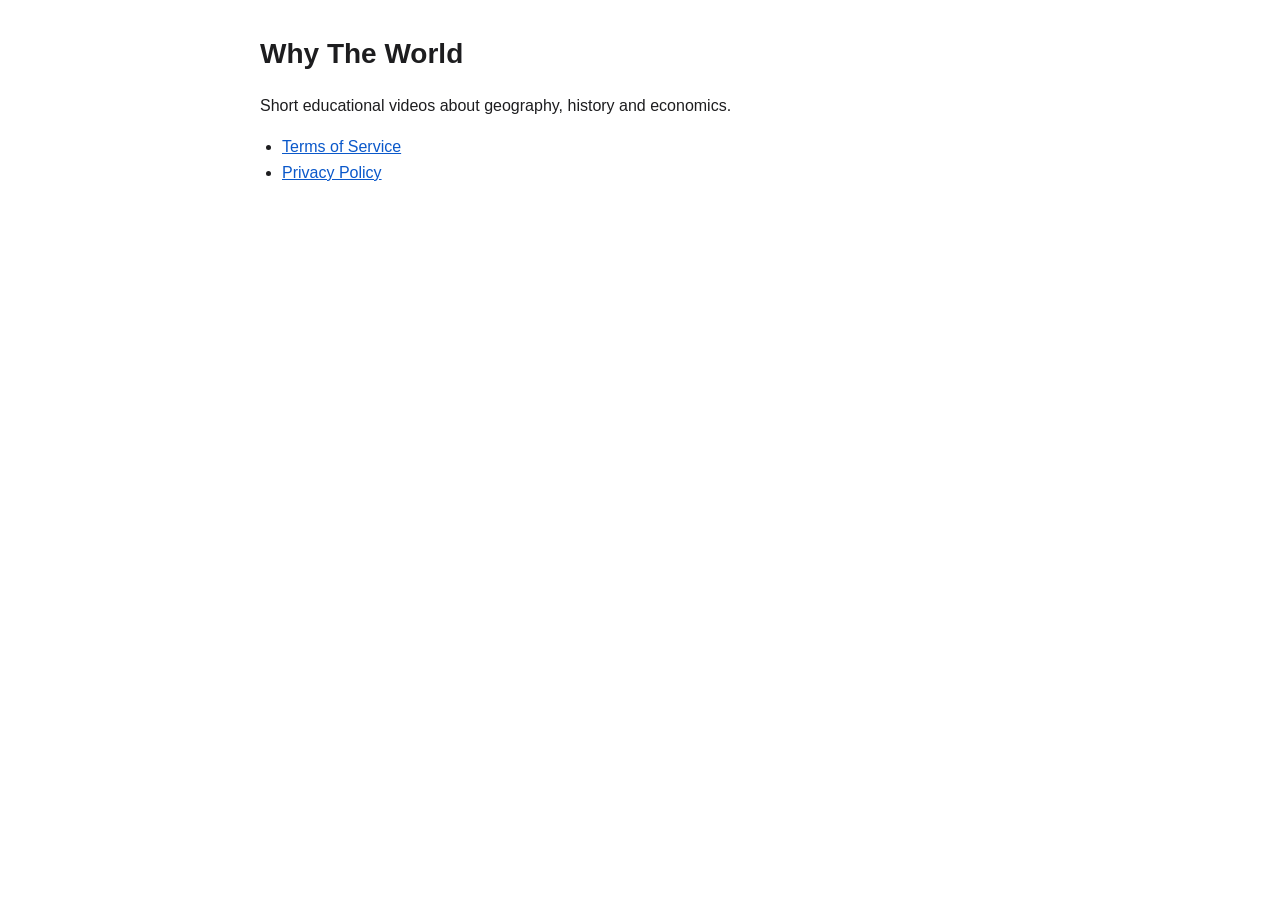
<file: index.html>
<!doctype html><html lang="en"><head><meta charset="utf-8"><meta name="viewport" content="width=device-width,initial-scale=1">
<title>Why The World</title><link rel="stylesheet" href="style.css"></head><body>
<h1>Why The World</h1>
<p>Short educational videos about geography, history and economics.</p>
<ul><li><a href="terms.html">Terms of Service</a></li><li><a href="privacy.html">Privacy Policy</a></li></ul>
</body></html>
</file>
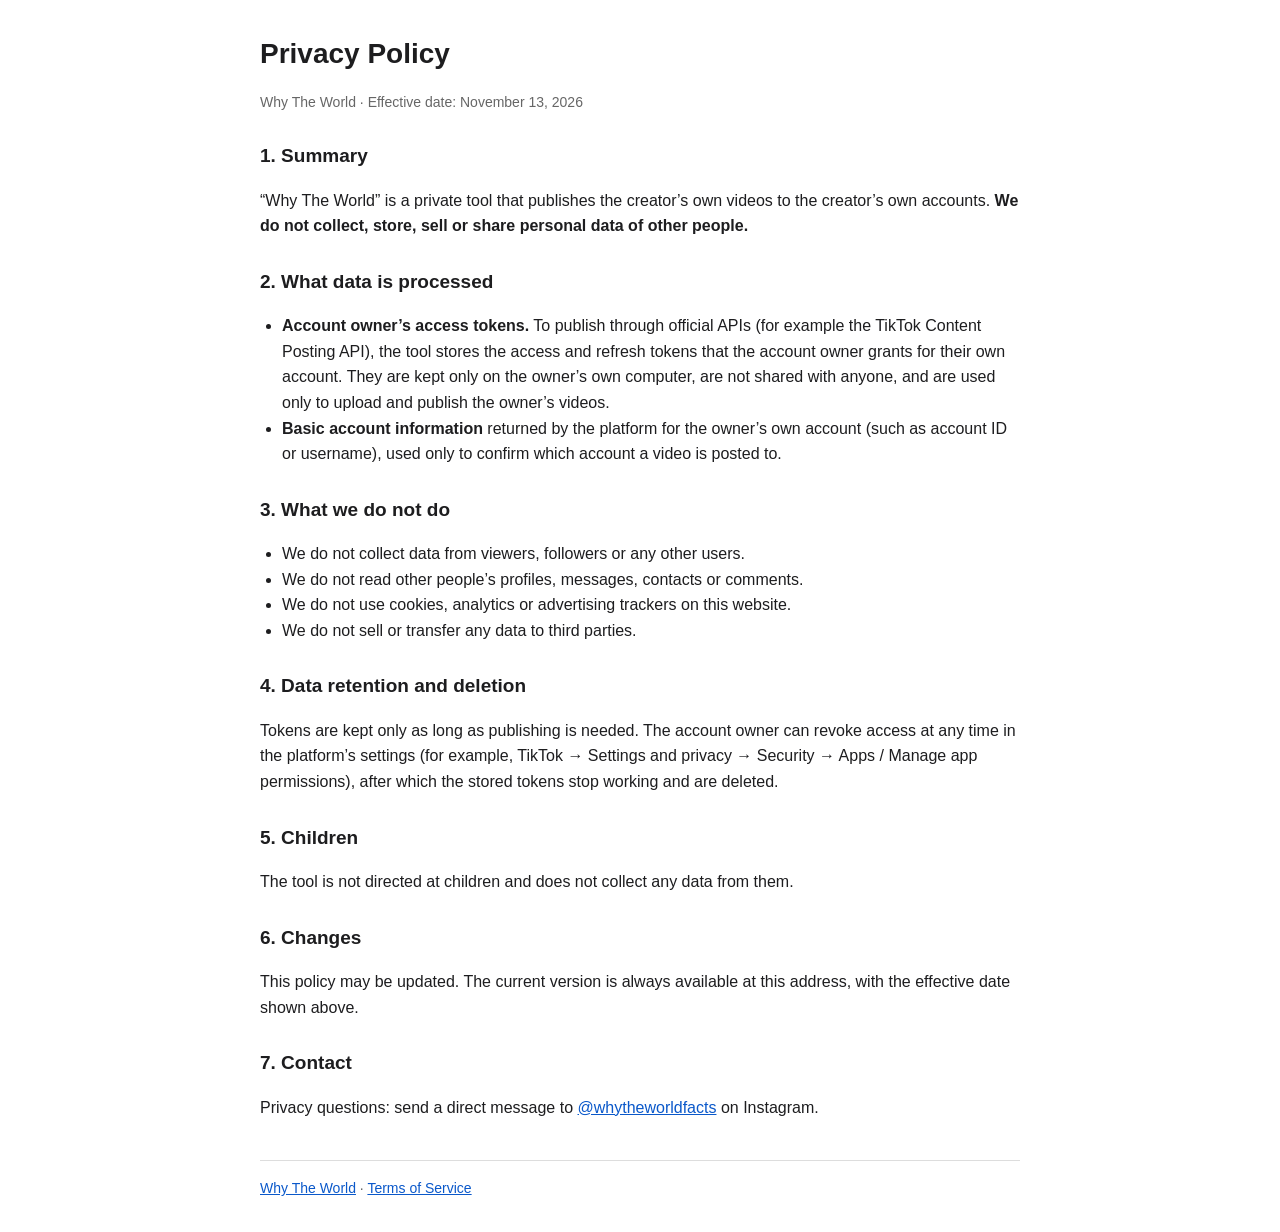
<file: privacy.html>
<!doctype html><html lang="en"><head><meta charset="utf-8"><meta name="viewport" content="width=device-width,initial-scale=1">
<title>Privacy Policy — Why The World</title><link rel="stylesheet" href="style.css"></head><body>
<h1>Privacy Policy</h1>
<p class="muted">Why The World · Effective date: November 13, 2026</p>

<h2>1. Summary</h2>
<p>“Why The World” is a private tool that publishes the creator’s own videos to the creator’s own accounts. <strong>We do not collect, store, sell or share personal data of other people.</strong></p>

<h2>2. What data is processed</h2>
<ul>
<li><strong>Account owner’s access tokens.</strong> To publish through official APIs (for example the TikTok Content Posting API), the tool stores the access and refresh tokens that the account owner grants for their own account. They are kept only on the owner’s own computer, are not shared with anyone, and are used only to upload and publish the owner’s videos.</li>
<li><strong>Basic account information</strong> returned by the platform for the owner’s own account (such as account ID or username), used only to confirm which account a video is posted to.</li>
</ul>

<h2>3. What we do not do</h2>
<ul>
<li>We do not collect data from viewers, followers or any other users.</li>
<li>We do not read other people’s profiles, messages, contacts or comments.</li>
<li>We do not use cookies, analytics or advertising trackers on this website.</li>
<li>We do not sell or transfer any data to third parties.</li>
</ul>

<h2>4. Data retention and deletion</h2>
<p>Tokens are kept only as long as publishing is needed. The account owner can revoke access at any time in the platform’s settings (for example, TikTok → Settings and privacy → Security → Apps / Manage app permissions), after which the stored tokens stop working and are deleted.</p>

<h2>5. Children</h2>
<p>The tool is not directed at children and does not collect any data from them.</p>

<h2>6. Changes</h2>
<p>This policy may be updated. The current version is always available at this address, with the effective date shown above.</p>

<h2>7. Contact</h2>
<p>Privacy questions: send a direct message to <a href="https://www.instagram.com/whytheworldfacts/">@whytheworldfacts</a> on Instagram.</p>

<footer><a href="index.html">Why The World</a> · <a href="terms.html">Terms of Service</a></footer>
</body></html>
</file>
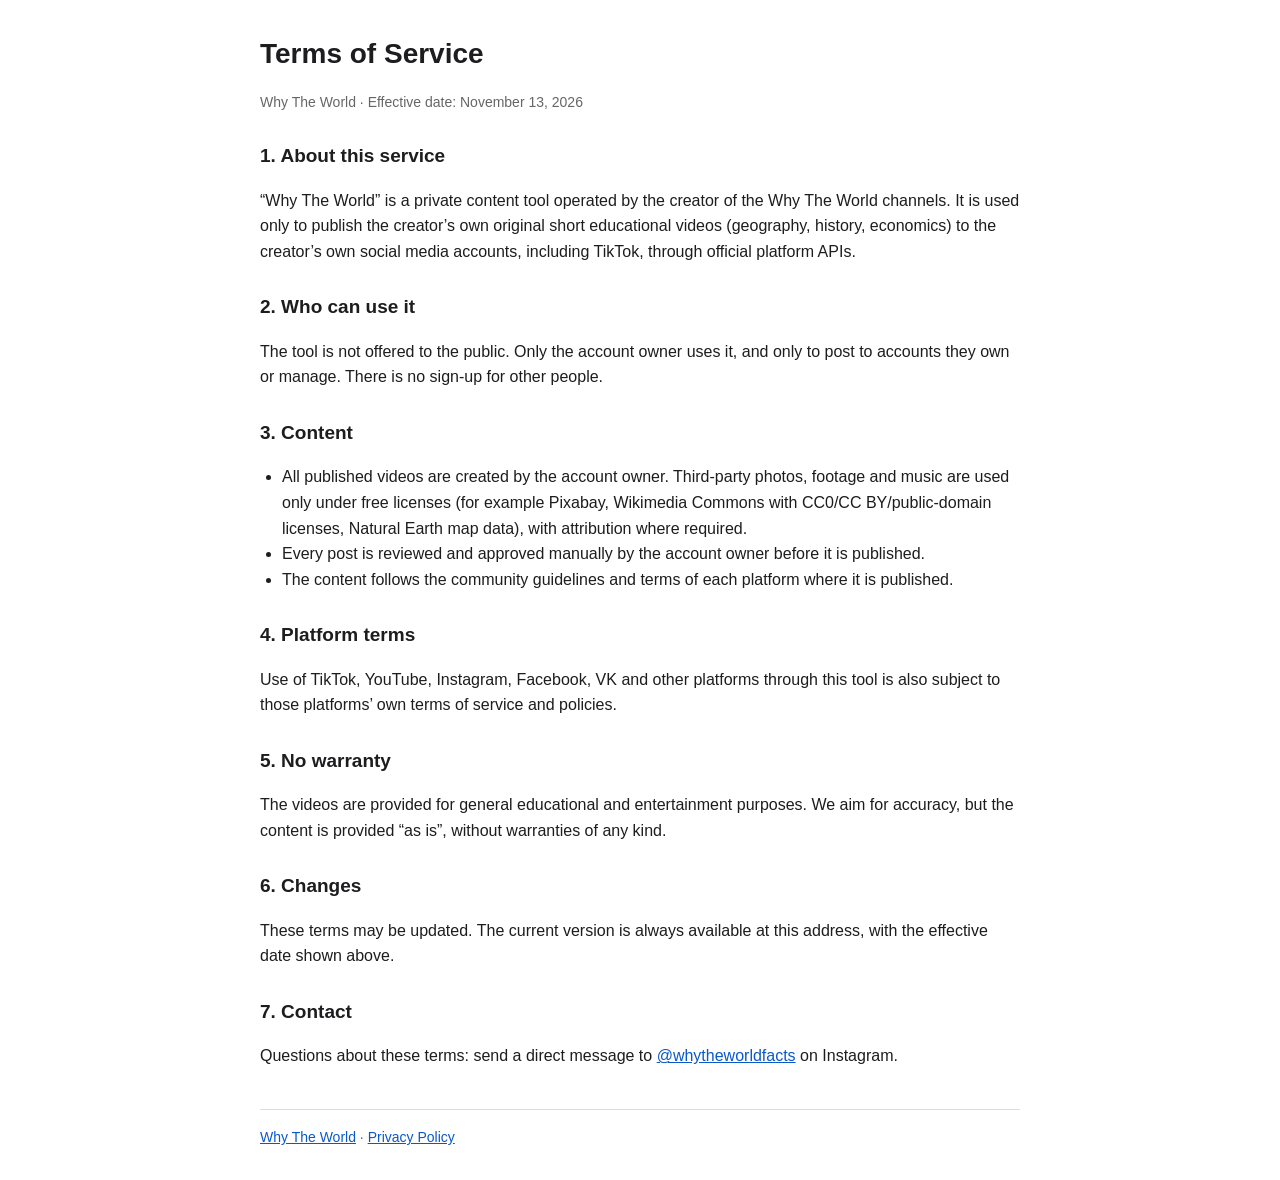
<file: terms.html>
<!doctype html><html lang="en"><head><meta charset="utf-8"><meta name="viewport" content="width=device-width,initial-scale=1">
<title>Terms of Service — Why The World</title><link rel="stylesheet" href="style.css"></head><body>
<h1>Terms of Service</h1>
<p class="muted">Why The World · Effective date: November 13, 2026</p>

<h2>1. About this service</h2>
<p>“Why The World” is a private content tool operated by the creator of the Why The World channels. It is used only to publish the creator’s own original short educational videos (geography, history, economics) to the creator’s own social media accounts, including TikTok, through official platform APIs.</p>

<h2>2. Who can use it</h2>
<p>The tool is not offered to the public. Only the account owner uses it, and only to post to accounts they own or manage. There is no sign-up for other people.</p>

<h2>3. Content</h2>
<ul>
<li>All published videos are created by the account owner. Third-party photos, footage and music are used only under free licenses (for example Pixabay, Wikimedia Commons with CC0/CC BY/public-domain licenses, Natural Earth map data), with attribution where required.</li>
<li>Every post is reviewed and approved manually by the account owner before it is published.</li>
<li>The content follows the community guidelines and terms of each platform where it is published.</li>
</ul>

<h2>4. Platform terms</h2>
<p>Use of TikTok, YouTube, Instagram, Facebook, VK and other platforms through this tool is also subject to those platforms’ own terms of service and policies.</p>

<h2>5. No warranty</h2>
<p>The videos are provided for general educational and entertainment purposes. We aim for accuracy, but the content is provided “as is”, without warranties of any kind.</p>

<h2>6. Changes</h2>
<p>These terms may be updated. The current version is always available at this address, with the effective date shown above.</p>

<h2>7. Contact</h2>
<p>Questions about these terms: send a direct message to <a href="https://www.instagram.com/whytheworldfacts/">@whytheworldfacts</a> on Instagram.</p>

<footer><a href="index.html">Why The World</a> · <a href="privacy.html">Privacy Policy</a></footer>
</body></html>
</file>
<file: style.css>
body{font:16px/1.6 -apple-system,Segoe UI,Roboto,Arial,sans-serif;max-width:760px;margin:0 auto;padding:32px 20px;color:#1d1d1f;background:#fff}
h1{font-size:28px;margin:0 0 4px}h2{font-size:19px;margin:28px 0 6px}
.muted{color:#666;font-size:14px}a{color:#0a58ca}ul{padding-left:22px}
footer{margin-top:40px;padding-top:16px;border-top:1px solid #ddd;font-size:14px;color:#666}
</file>
